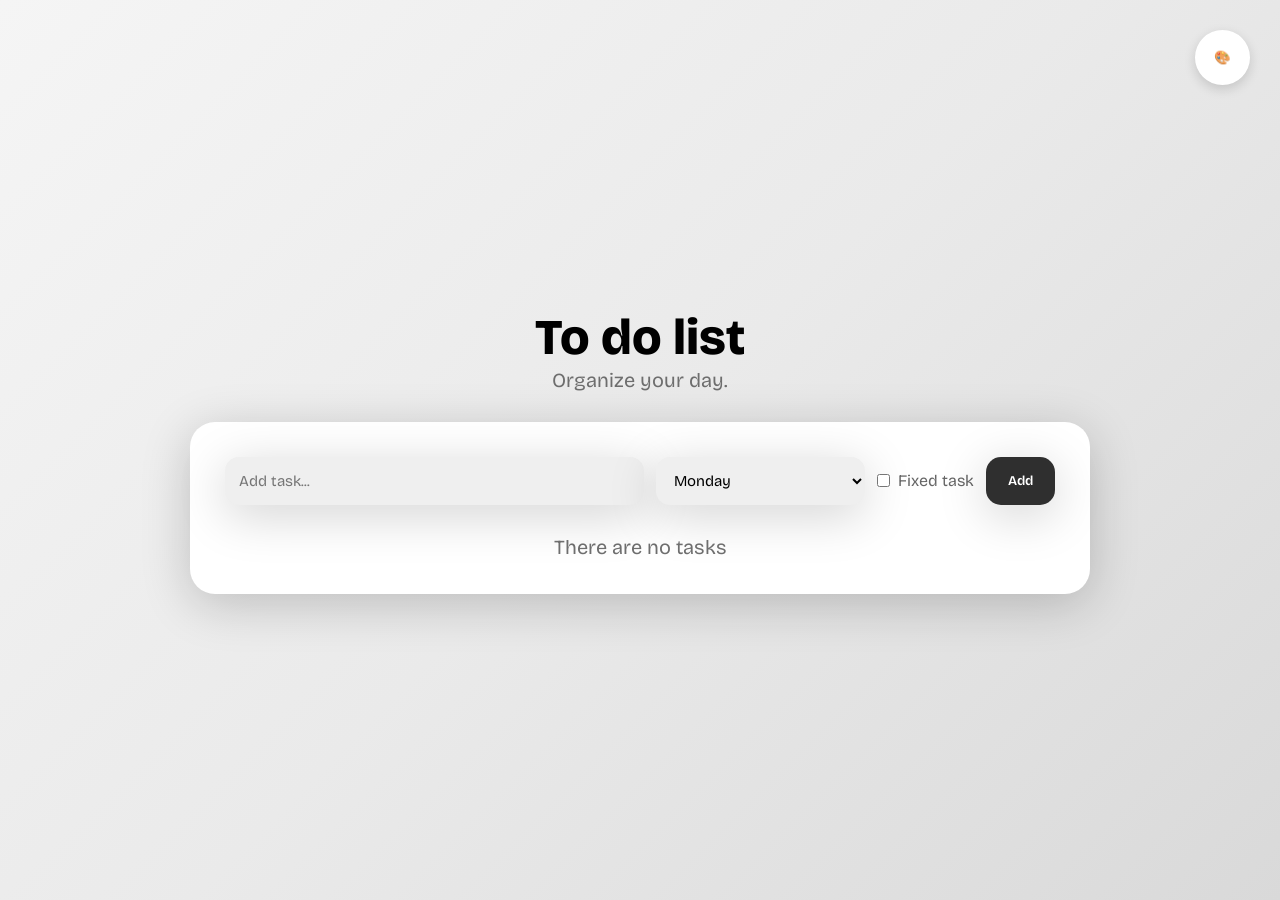
<file: index.html>
<!DOCTYPE html>
<html lang="pt-br">
<head>
    <meta charset="UTF-8">
    <meta name="viewport" content="width=device-width, initial-scale=1.0">
    <title>My Planner</title>
    <link rel="stylesheet" href="style.css">
    <link rel="preconnect" href="https://fonts.googleapis.com">
    <link rel="preconnect" href="https://fonts.gstatic.com" crossorigin>
    <link href="https://fonts.googleapis.com/css2?family=Bricolage+Grotesque:opsz,wght@12..96,200..800&display=swap" rel="stylesheet">
</head>
<body>
    <div class="theme-menu">
        <button id="themeButton">🎨</button>
        <div class="themes">
            <button class="default" onclick="setTheme('default')"></button>
            <button class="pink" onclick="setTheme('pink')"></button>
            <button class="blue" onclick="setTheme('blue')"></button>
            <button class="green" onclick="setTheme('green')"></button>
            <button class="purple" onclick="setTheme('purple')"></button>
        </div>
    </div>

    <header>
        <h1>To do list</h1>
        <p>Organize your day.</p>
    </header>

    <div class="container">
        <div class="form">
            <input type="text" id="taskInput" placeholder="Add task...">
            <select id="weekday">
                <option>Monday</option>
                <option>Tuesday</option>
                <option>Wednesday</option>
                <option>Thursday</option>
                <option>Friday</option>
                <option>Saturday</option>
                <option>Sunday</option>
            </select>
            <label class="checkbox">
                <input type="checkbox" id="weekly"> Fixed task
            </label>
            <button onclick="addTask()">Add</button>
        </div>
        <div id="taskList"></div>
    </div>

    <script src="script.js"></script>
</body>
</html>
</file>
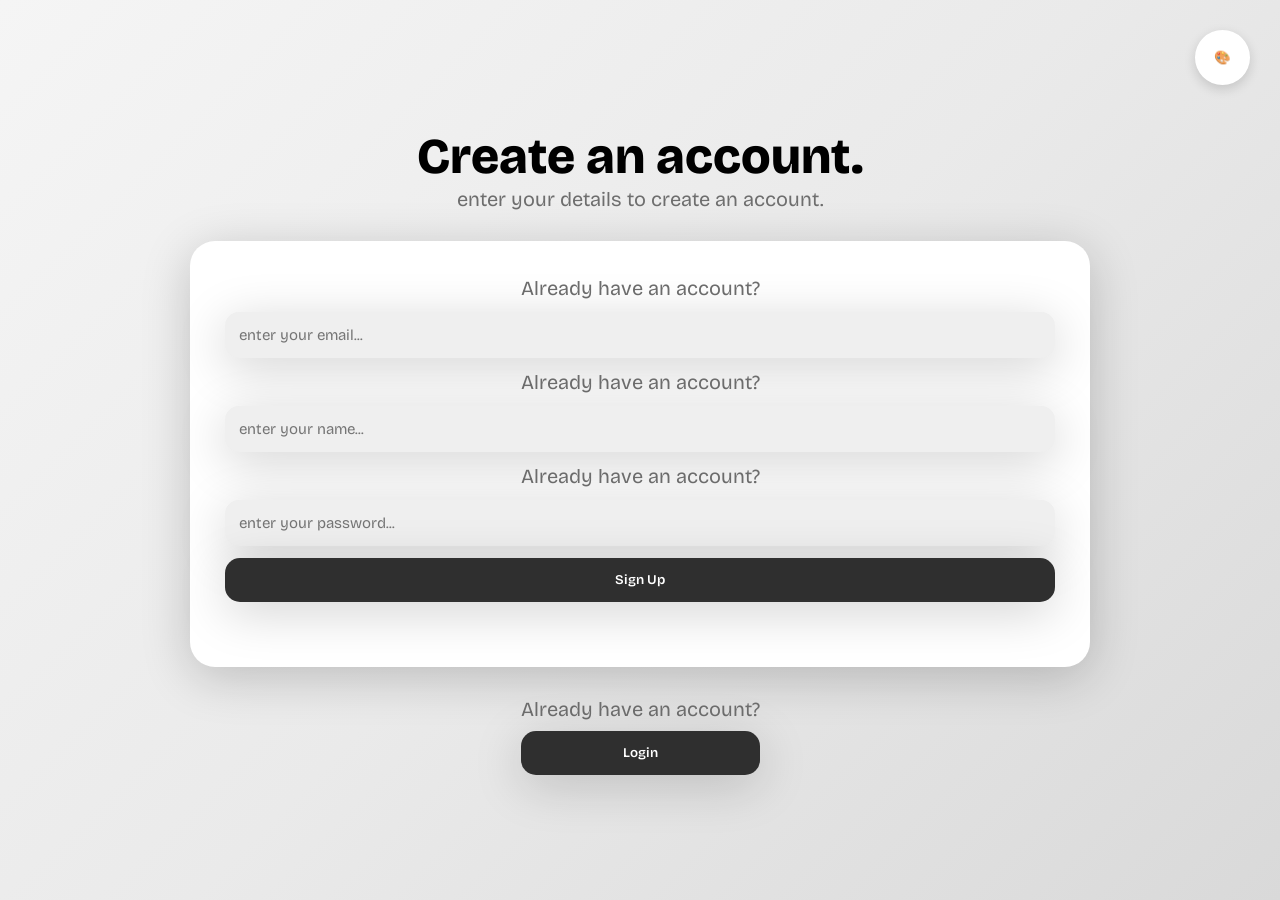
<file: login.html>
<!DOCTYPE html>
<html lang="pt-br">

<head>
    <meta charset="UTF-8">
    <meta name="viewport" content="width=device-width, initial-scale=1.0">

    <title>Login</title>

    <link rel="stylesheet" href="style.css">

    <!-- Fonte -->
    <link rel="preconnect" href="https://fonts.googleapis.com">
    <link rel="preconnect" href="https://fonts.gstatic.com" crossorigin>

    <link
        href="https://fonts.googleapis.com/css2?family=Bricolage+Grotesque:opsz,wght@12..96,200..800&display=swap"
        rel="stylesheet"
    >
</head>

<body>

    <!-- MENU DE TEMAS -->
    <div class="theme-menu">

        <button id="themeButton">🎨</button>

        <div class="themes">

            <button
                class="default"
                onmouseenter="previewTheme('default')"
                onmouseleave="restoreTheme()"
                onclick="setTheme('default')">
            </button>

            <button
                class="pink"
                onmouseenter="previewTheme('pink')"
                onmouseleave="restoreTheme()"
                onclick="setTheme('pink')">    
            </button>

            <button
                class="blue"
                onmouseenter="previewTheme('blue')"
                onmouseleave="restoreTheme()"
                onclick="setTheme('blue')">
            </button>

            <button
                class="green"
                onmouseenter="previewTheme('green')"
                onmouseleave="restoreTheme()"
                onclick="setTheme('green')">
            </button>

            <button
                class="purple"
                onmouseenter="previewTheme('purple')"
                onmouseleave="restoreTheme()"
                onclick="setTheme('purple')">
            </button>

        </div>

    </div>


    <!-- CABEÇALHO -->
    <header>

        <h1>Create an account.</h1>

        <p>enter your details to create an account.</p>

    </header>


    <!-- CONTAINER PRINCIPAL -->
    <div class="containerLogin">

        <div class="formLogin">
<p>Already have an account?</p>
            <input
                type="text"
                id="taskInput"
                placeholder="enter your email..."
            >

            <p>Already have an account?</p>
            <input
                type="text"
                id="taskInput"
                placeholder="enter your name..."
            >

             <p>Already have an account?</p>
            <input
                type="text"
                id="taskInput"
                placeholder="enter your password..."
            >

           
            <button onclick="">
                Sign Up
            </button>


        </div>


    </div>

<div class="log">

              <p>Already have an account?</p>

              <button onclick="">
                Login
            </button>
</div>
        
    <!-- JAVASCRIPT -->
    <script src="script.js"></script>

</body>

</html>
</file>
<file: style.css>
* {
    margin: 0;
    padding: 0;
    box-sizing: border-box;
    font-family: "Bricolage Grotesque", sans-serif;
}

body {
    min-height: 100vh;
    display: flex;
    flex-direction: column;
    justify-content: center;
    align-items: center;
    background: var(--bg);
}

.container {
    width: 900px;
    max-width: 95%;
    background: var(--container, #ffffff);
    padding: 35px;
    border-radius: 25px;
   box-shadow: 0 10px 50px rgba(0, 0, 0, 0.20);
}

.containerLogin{
    width: 900px;
    max-width: 95%;
    background: var(--container, #ffffff);
    padding: 35px;
    border-radius: 25px;
   box-shadow: 0 10px 50px rgba(0, 0, 0, 0.20);
}

header {
    margin-bottom: 30px;
}

h1 {
    font-size: 50px;
    font-weight: 900;
    text-align: center;
    color: var(--primary-dark);
}

p {
    font-size: 20px;
    text-align: center;
    color: var(--subtitle);
}

.form {
    display: grid;
    grid-template-columns: 2fr 1fr auto auto;
    gap: 12px;
    margin-bottom: 30px;
    
}

.formLogin {
    display: flex;
    flex-direction: column;
    grid-template-columns: 2fr 1fr auto auto;
    gap: 12px;
    margin-bottom: 30px;
    
}

input[type=text],
select {
    padding: 14px;
    border: none;
    border-radius: 14px;
    background: var(--input);
    outline: none;
    font-size: 15px;
   box-shadow: 0 10px 50px rgba(0, 0, 0, 0.18);
}




.checkbox {
    display: flex;
    align-items: center;
    gap: 8px;
    color: #666;
}

button {
    background: var(--primary);
    border: none;
    color: white;
    border-radius: 15px;
    cursor: pointer;
    padding: 14px 22px;
    font-weight: 600;
    transition: .3s;
box-shadow: 0 10px 50px rgba(0, 0, 0, 0.18);
}

button:hover {
    filter: brightness(80%);
}

.card {
    background: var(--secondary);
    border-left: 8px solid var(--primary);
    margin-bottom: 15px;
    padding: 18px;
    border-radius: 18px;
    display: flex;
    justify-content: space-between;
    align-items: center;
     box-shadow: 0 20px 40px rgba(0, 0, 0, .08);
}

.info h3 {
    color: var(--subtitle);
    font-weight: 500;
}

.info span {
    color: var(--subtitle);
    font-size: 13px;
}

.done {
    text-decoration: line-through;
    color: #bbb !important;
}

.actions {
    display: flex;
    gap: 10px;
}

.finish {
    background: #C7EFCF;
}

.finish:hover {
    background: #99d9a7;
}

.delete {
    background: #FFB4B4;
}

.delete:hover {
    background: #ff9090;
}

.weekly {
    color: #D96C95;
    font-weight: 600;
}

@media(max-width: 800px) {
    .form {
        grid-template-columns: 1fr;
    }
}

.theme-menu {
    position: fixed;
    top: 30px;
    right: 30px;
    display: flex;
    flex-direction: column;
    align-items: center;
    z-index: 1000;
}

#themeButton {
    width: 55px;
    height: 55px;
    padding: 0;
    border-radius: 50%;
    background: white;
    color: black;
    box-shadow: 0 4px 12px rgba(0, 0, 0, 0.15);
    display: flex;
    justify-content: center;
    align-items: center;
    z-index: 10;
}

.themes {
    margin-top: 20px;
    position: absolute;
    top: 55px;
    right: 0;
    transform: translateY(-20px);
    display: flex;
    flex-direction: column;
    gap: 10px;
    opacity: 0;
    visibility: hidden;
    transition: opacity .3s ease, transform .3s ease, visibility .3s;
}

.theme-menu:hover .themes {
    opacity: 1;
    visibility: visible;
    transform: translateY(0);
}

.theme-menu:hover .themes button {
    opacity: 1;
    transform: translateY(0) scale(1);
}

.themes button {
    width: 50px;
    height: 50px;
    padding: 0;
    border: none;
    border-radius: 50%;
    display: flex;
    justify-content: center;
    align-items: center;
    cursor: pointer;
    font-size: 20px;
    line-height: 1;
    opacity: 0;
    transform: translateY(-10px) scale(1);
    transition: opacity .25s ease, transform .25s ease;
}

.themes button:nth-child(1) { transition-delay: .05s; }
.themes button:nth-child(2) { transition-delay: .10s; }
.themes button:nth-child(3) { transition-delay: .15s; }
.themes button:nth-child(4) { transition-delay: .20s; }
.themes button:nth-child(5) { transition-delay: .25s; }

.pink { background: #F6AFCF; box-shadow: 0 4px 12px rgba(0,0,0,0.15); }
.blue { background: #8CCBFF; box-shadow: 0 4px 12px rgba(0,0,0,0.15); }
.green { background: #9AD7B5; box-shadow: 0 4px 12px rgba(0,0,0,0.15); }
.purple { background: #C9A3FF; box-shadow: 0 4px 12px rgba(0,0,0,0.15); }
.default { background: white; box-shadow: 0 4px 12px rgba(0,0,0,0.15); }

.log{
    display: flex;
    flex-direction: column;
    margin-top: 30px;
    gap:10px;
}
</file>
